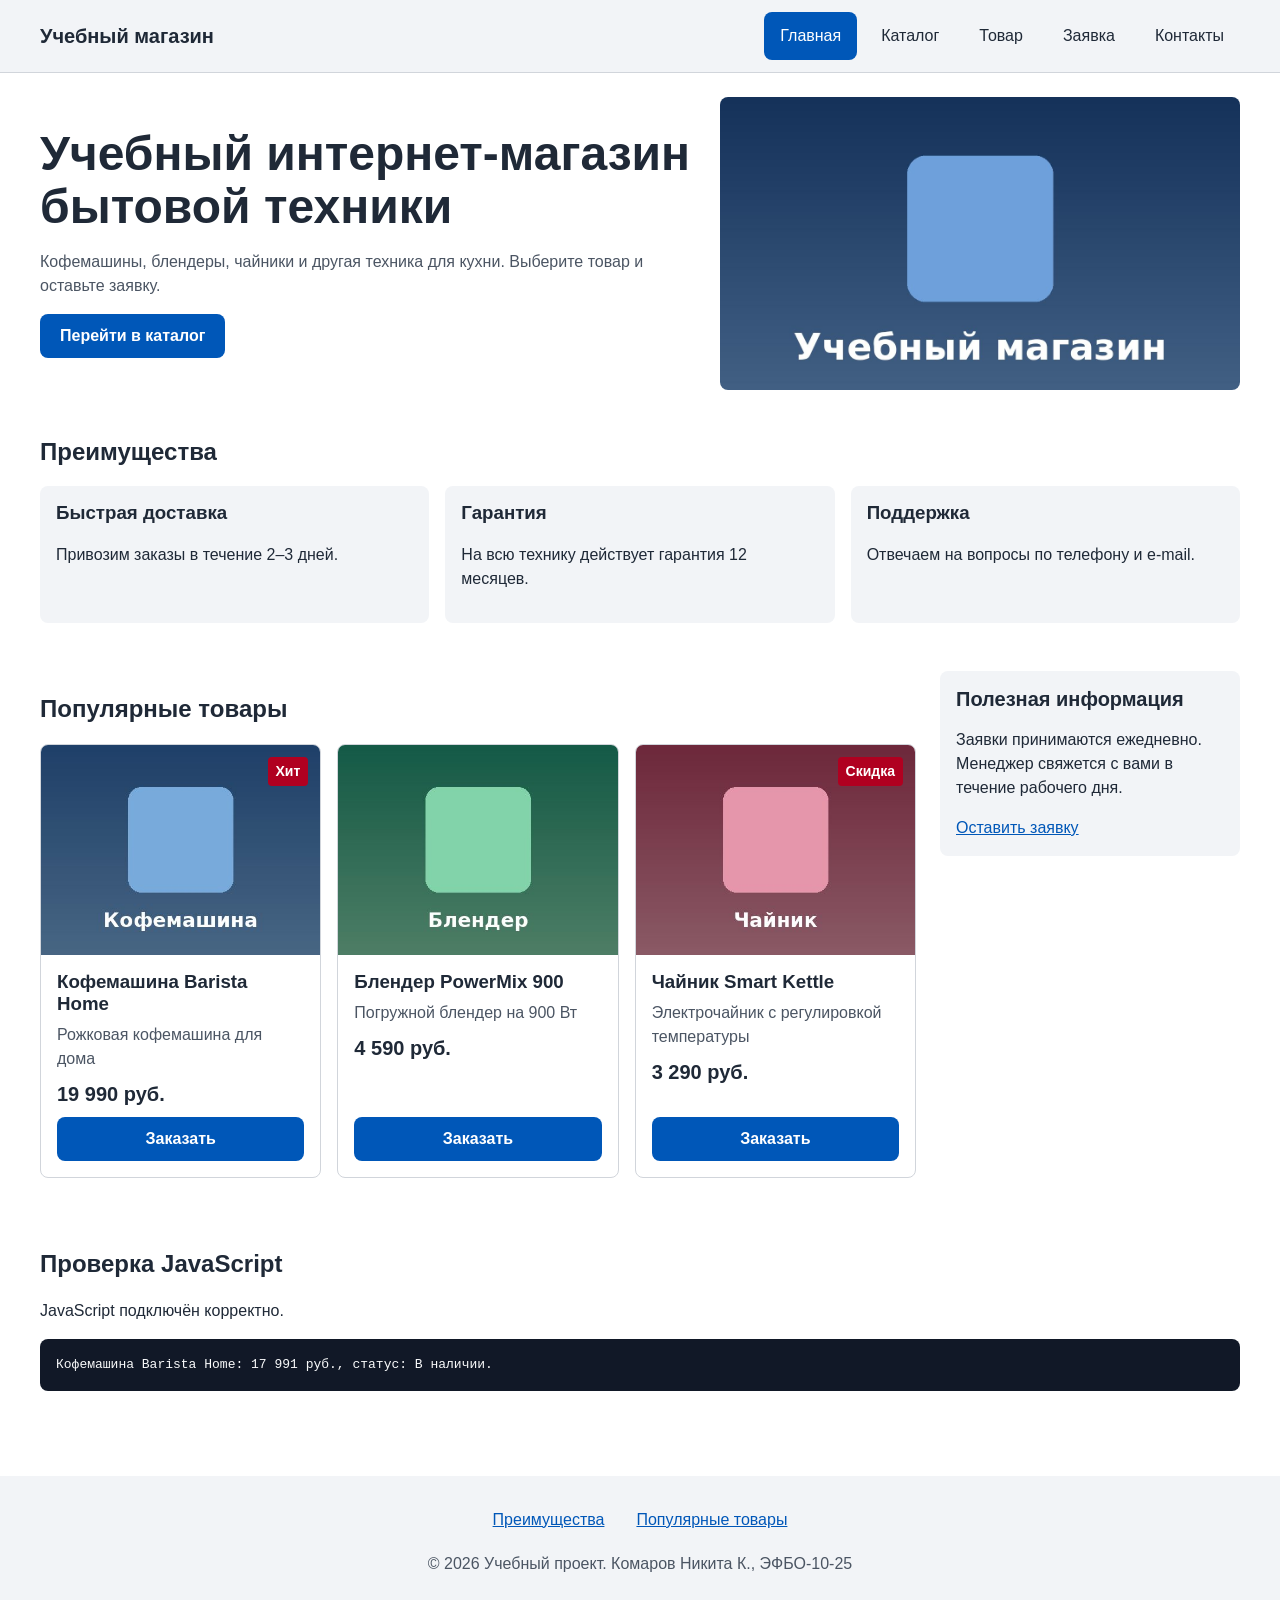
<file: index.html>
<!DOCTYPE html>
<html lang="ru">
<head>
  <meta charset="UTF-8">
  <meta name="viewport" content="width=device-width, initial-scale=1.0">
  <title>Главная — Учебный магазин</title>
  <meta name="description" content="Учебный интернет-магазин бытовой техники: популярные товары, преимущества и форма заявки.">
  <link rel="stylesheet" href="css/style.css">
  <link rel="stylesheet" href="css/responsive.css">
  <script src="js/data.js" defer></script>
  <script src="js/main.js" defer></script>
</head>
<body>
  <a class="skip-link" href="#main">Перейти к основному содержимому</a>
  <header class="site-header">
    <div class="site-header__inner">
      <a class="site-header__logo" href="index.html">Учебный магазин</a>
      <nav class="site-nav" aria-label="Основная навигация">
        <ul class="site-nav__list">
        <li class="site-nav__item"><a class="site-nav__link site-nav__link--active" href="index.html" aria-current="page">Главная</a></li>
        <li class="site-nav__item"><a class="site-nav__link" href="catalog.html">Каталог</a></li>
        <li class="site-nav__item"><a class="site-nav__link" href="product.html">Товар</a></li>
        <li class="site-nav__item"><a class="site-nav__link" href="order.html">Заявка</a></li>
        <li class="site-nav__item"><a class="site-nav__link" href="contacts.html">Контакты</a></li>
        </ul>
      </nav>
    </div>
  </header>
  <main id="main" class="main">

    <section class="hero" aria-labelledby="hero-title">
      <div class="hero__content">
        <h1 class="hero__title" id="hero-title">Учебный интернет-магазин бытовой техники</h1>
        <p class="hero__text">Кофемашины, блендеры, чайники и другая техника для кухни. Выберите товар и оставьте заявку.</p>
        <a class="button" href="catalog.html">Перейти в каталог</a>
      </div>
      <picture class="hero__picture">
        <source media="(min-width: 1200px)" srcset="images/hero-desktop.jpg">
        <source media="(min-width: 768px)" srcset="images/hero-tablet.jpg">
        <img class="hero__image" src="images/hero-mobile.jpg" width="640" height="360" alt="Витрина учебного магазина бытовой техники">
      </picture>
    </section>

    <section class="section" id="advantages" aria-labelledby="advantages-title">
      <h2 id="advantages-title">Преимущества</h2>
      <ul class="advantages">
        <li class="advantages__item"><h3 class="advantages__title">Быстрая доставка</h3><p>Привозим заказы в течение 2–3 дней.</p></li>
        <li class="advantages__item"><h3 class="advantages__title">Гарантия</h3><p>На всю технику действует гарантия 12 месяцев.</p></li>
        <li class="advantages__item"><h3 class="advantages__title">Поддержка</h3><p>Отвечаем на вопросы по телефону и e-mail.</p></li>
      </ul>
    </section>

    <div class="page-layout">
      <section class="section" id="popular" aria-labelledby="popular-title">
        <h2 id="popular-title">Популярные товары</h2>
        <div class="products-grid">
        <article class="product-card ">
          <span class="product-card__badge">Хит</span>
          <img class="product-card__image" src="images/product-1-640.jpg"
           srcset="images/product-1-480.jpg 480w, images/product-1-640.jpg 640w, images/product-1-960.jpg 960w"
           sizes="(max-width: 639px) 100vw, (max-width: 1023px) 50vw, 33vw" width="640" height="480" loading="lazy" alt="Кофемашина Barista Home на светло-синем фоне">
          <div class="product-card__body">
            <h3 class="product-card__title"><a class="product-card__link" href="product.html">Кофемашина Barista Home</a></h3>
            <p class="product-card__description">Рожковая кофемашина для дома</p>
            <p class="product-card__price">19 990 руб.</p>
            <button class="button product-card__order" type="button" data-product="Кофемашина Barista Home">Заказать</button>
          </div>
        </article>
        <article class="product-card ">
          
          <img class="product-card__image" src="images/product-2-640.jpg"
           srcset="images/product-2-480.jpg 480w, images/product-2-640.jpg 640w, images/product-2-960.jpg 960w"
           sizes="(max-width: 639px) 100vw, (max-width: 1023px) 50vw, 33vw" width="640" height="480" loading="lazy" alt="Блендер PowerMix 900 на зелёном фоне">
          <div class="product-card__body">
            <h3 class="product-card__title"><a class="product-card__link" href="product.html">Блендер PowerMix 900</a></h3>
            <p class="product-card__description">Погружной блендер на 900 Вт</p>
            <p class="product-card__price">4 590 руб.</p>
            <button class="button product-card__order" type="button" data-product="Блендер PowerMix 900">Заказать</button>
          </div>
        </article>
        <article class="product-card product-card--discount">
          <span class="product-card__badge">Скидка</span>
          <img class="product-card__image" src="images/product-3-640.jpg"
           srcset="images/product-3-480.jpg 480w, images/product-3-640.jpg 640w, images/product-3-960.jpg 960w"
           sizes="(max-width: 639px) 100vw, (max-width: 1023px) 50vw, 33vw" width="640" height="480" loading="lazy" alt="Чайник Smart Kettle на розовом фоне">
          <div class="product-card__body">
            <h3 class="product-card__title"><a class="product-card__link" href="product.html">Чайник Smart Kettle</a></h3>
            <p class="product-card__description">Электрочайник с регулировкой температуры</p>
            <p class="product-card__price">3 290 руб.</p>
            <button class="button product-card__order" type="button" data-product="Чайник Smart Kettle">Заказать</button>
          </div>
        </article>
        </div>
      </section>
      <aside class="info-box" aria-labelledby="info-title">
        <h2 class="info-box__title" id="info-title">Полезная информация</h2>
        <p>Заявки принимаются ежедневно. Менеджер свяжется с вами в течение рабочего дня.</p>
        <a href="order.html">Оставить заявку</a>
      </aside>
    </div>

    <section class="section js-check" aria-labelledby="js-check-title">
      <h2 id="js-check-title">Проверка JavaScript</h2>
      <p class="js-message">JavaScript пока не выполнился.</p>
      <pre class="product-output" aria-live="polite"></pre>
    </section>
  </main>
  <footer class="site-footer">
    <nav class="footer-nav" aria-label="Разделы главной страницы">
      <ul class="footer-nav__list">
        <li><a class="footer-nav__link" href="index.html#advantages">Преимущества</a></li>
        <li><a class="footer-nav__link" href="index.html#popular">Популярные товары</a></li>
      </ul>
    </nav>
    <p class="site-footer__text">&copy; 2026 Учебный проект. Комаров Никита К., ЭФБО-10-25</p>
  </footer>

  <dialog class="order-dialog" aria-labelledby="order-dialog-title">
    <div class="order-dialog__header">
      <h2 class="order-dialog__title" id="order-dialog-title">Форма заявки</h2>
      <button class="order-dialog__close" type="button" aria-label="Закрыть окно"><span aria-hidden="true">×</span></button>
    </div>
    <form class="order-form" action="#" method="dialog">
      <input type="hidden" name="product" id="dialog-product">
      <p class="order-form__note order-form__group--wide">Товар: <strong class="order-dialog__product">не выбран</strong>. Поля со звёздочкой обязательны.</p>
      <div class="order-form__group">
        <label class="order-form__label" for="dialog-name">Имя *</label>
        <input class="order-form__input" id="dialog-name" name="name" type="text" autocomplete="name" required minlength="2">
      </div>
      <div class="order-form__group">
        <label class="order-form__label" for="dialog-email">E-mail *</label>
        <input class="order-form__input" id="dialog-email" name="email" type="email" autocomplete="email" required>
      </div>
      <div class="order-form__group">
        <label class="order-form__label" for="dialog-phone">Телефон</label>
        <input class="order-form__input" id="dialog-phone" name="phone" type="tel" autocomplete="tel" pattern="[0-9 +\-]{7,}" title="Не менее 7 символов: цифры, пробел, + и дефис">
      </div>
      <div class="order-form__group">
        <label class="order-form__label" for="dialog-date">Желаемая дата</label>
        <input class="order-form__input" id="dialog-date" name="date" type="date">
      </div>
      <div class="order-form__group order-form__group--wide">
        <label class="order-form__label" for="dialog-topic">Тема заявки</label>
        <select class="order-form__select" id="dialog-topic" name="topic">
          <option>Покупка товара</option>
          <option>Консультация</option>
          <option>Гарантия и сервис</option>
        </select>
      </div>
      <div class="order-form__group order-form__group--wide">
        <label class="order-form__label" for="dialog-comment">Комментарий</label>
        <textarea class="order-form__textarea" id="dialog-comment" name="comment" maxlength="500"></textarea>
      </div>
      <div class="order-form__group order-form__group--wide order-form__group--check">
        <input id="dialog-agree" name="agree" type="checkbox" required>
        <label for="dialog-agree">Согласен на обработку персональных данных *</label>
      </div>
      <p class="order-form__status order-form__group--wide" role="status"></p>
      <div class="order-form__group order-form__group--wide">
        <button class="button" type="submit">Отправить заявку</button>
      </div>
    </form>
  </dialog>
  <button class="back-to-top" type="button" aria-label="Наверх" hidden><span aria-hidden="true">↑</span></button>
</body>
</html>
</file>
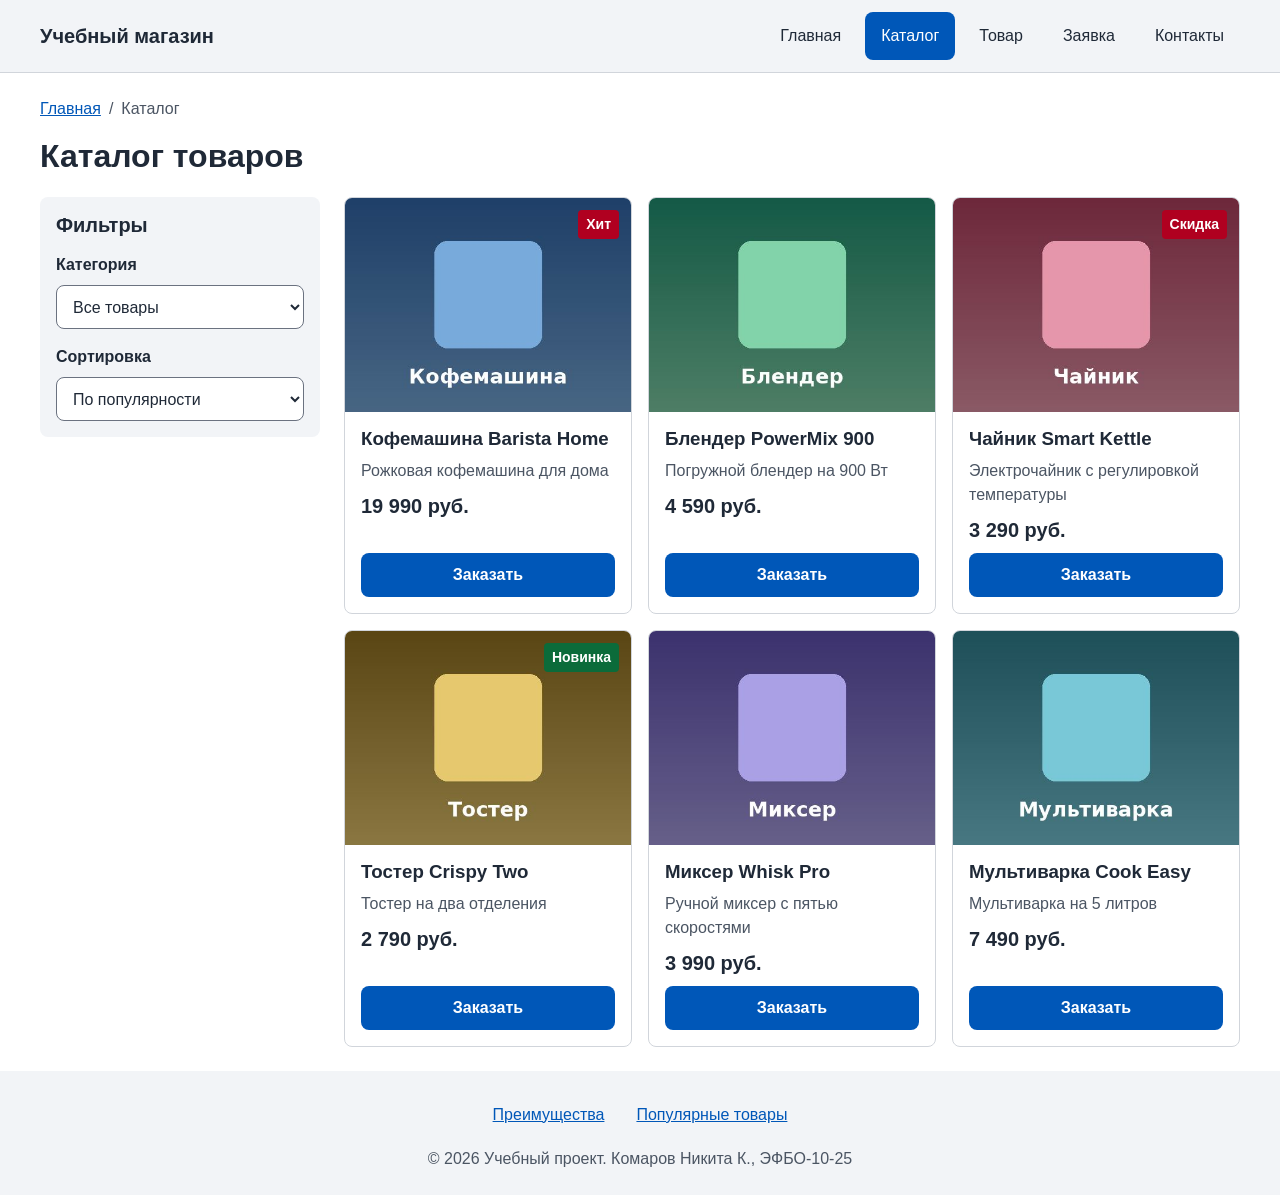
<file: catalog.html>
<!DOCTYPE html>
<html lang="ru">
<head>
  <meta charset="UTF-8">
  <meta name="viewport" content="width=device-width, initial-scale=1.0">
  <title>Каталог товаров — Учебный магазин</title>
  <meta name="description" content="Каталог бытовой техники для кухни с фильтрами и сортировкой.">
  <link rel="stylesheet" href="css/style.css">
  <link rel="stylesheet" href="css/responsive.css">
  <script src="js/data.js" defer></script>
  <script src="js/main.js" defer></script>
</head>
<body>
  <a class="skip-link" href="#main">Перейти к основному содержимому</a>
  <header class="site-header">
    <div class="site-header__inner">
      <a class="site-header__logo" href="index.html">Учебный магазин</a>
      <nav class="site-nav" aria-label="Основная навигация">
        <ul class="site-nav__list">
        <li class="site-nav__item"><a class="site-nav__link" href="index.html">Главная</a></li>
        <li class="site-nav__item"><a class="site-nav__link site-nav__link--active" href="catalog.html" aria-current="page">Каталог</a></li>
        <li class="site-nav__item"><a class="site-nav__link" href="product.html">Товар</a></li>
        <li class="site-nav__item"><a class="site-nav__link" href="order.html">Заявка</a></li>
        <li class="site-nav__item"><a class="site-nav__link" href="contacts.html">Контакты</a></li>
        </ul>
      </nav>
    </div>
  </header>
  <main id="main" class="main">
    <nav class="breadcrumbs" aria-label="Хлебные крошки">
      <ol class="breadcrumbs__list">
        <li class="breadcrumbs__item"><a class="breadcrumbs__link" href="index.html">Главная</a></li>
        <li class="breadcrumbs__item" aria-current="page">Каталог</li>
      </ol>
    </nav>
    <h1>Каталог товаров</h1>
    <div class="catalog-layout">
      <aside class="catalog-filters" aria-labelledby="filters-title">
        <h2 class="catalog-filters__title" id="filters-title">Фильтры</h2>
        <form class="filters-form" action="#">
          <div class="order-form__group">
            <label class="order-form__label" for="filter-category">Категория</label>
            <select class="order-form__select" id="filter-category" name="category">
              <option value="all">Все товары</option>
              <option value="kitchen">Техника для кухни</option>
            </select>
          </div>
          <div class="order-form__group">
            <label class="order-form__label" for="filter-sort">Сортировка</label>
            <select class="order-form__select" id="filter-sort" name="sort">
              <option value="popular">По популярности</option>
              <option value="price-asc">Сначала дешёвые</option>
              <option value="price-desc">Сначала дорогие</option>
            </select>
          </div>
        </form>
      </aside>
      <section class="catalog-products" aria-labelledby="products-title">
        <h2 id="products-title" class="visually-hidden">Список товаров</h2>
        <div class="products-grid">
        <article class="product-card ">
          <span class="product-card__badge">Хит</span>
          <img class="product-card__image" src="images/product-1-640.jpg"
           srcset="images/product-1-480.jpg 480w, images/product-1-640.jpg 640w, images/product-1-960.jpg 960w"
           sizes="(max-width: 639px) 100vw, (max-width: 1023px) 50vw, 33vw" width="640" height="480" loading="lazy" alt="Кофемашина Barista Home на светло-синем фоне">
          <div class="product-card__body">
            <h3 class="product-card__title"><a class="product-card__link" href="product.html">Кофемашина Barista Home</a></h3>
            <p class="product-card__description">Рожковая кофемашина для дома</p>
            <p class="product-card__price">19 990 руб.</p>
            <button class="button product-card__order" type="button" data-product="Кофемашина Barista Home">Заказать</button>
          </div>
        </article>
        <article class="product-card ">
          
          <img class="product-card__image" src="images/product-2-640.jpg"
           srcset="images/product-2-480.jpg 480w, images/product-2-640.jpg 640w, images/product-2-960.jpg 960w"
           sizes="(max-width: 639px) 100vw, (max-width: 1023px) 50vw, 33vw" width="640" height="480" loading="lazy" alt="Блендер PowerMix 900 на зелёном фоне">
          <div class="product-card__body">
            <h3 class="product-card__title"><a class="product-card__link" href="product.html">Блендер PowerMix 900</a></h3>
            <p class="product-card__description">Погружной блендер на 900 Вт</p>
            <p class="product-card__price">4 590 руб.</p>
            <button class="button product-card__order" type="button" data-product="Блендер PowerMix 900">Заказать</button>
          </div>
        </article>
        <article class="product-card product-card--discount">
          <span class="product-card__badge">Скидка</span>
          <img class="product-card__image" src="images/product-3-640.jpg"
           srcset="images/product-3-480.jpg 480w, images/product-3-640.jpg 640w, images/product-3-960.jpg 960w"
           sizes="(max-width: 639px) 100vw, (max-width: 1023px) 50vw, 33vw" width="640" height="480" loading="lazy" alt="Чайник Smart Kettle на розовом фоне">
          <div class="product-card__body">
            <h3 class="product-card__title"><a class="product-card__link" href="product.html">Чайник Smart Kettle</a></h3>
            <p class="product-card__description">Электрочайник с регулировкой температуры</p>
            <p class="product-card__price">3 290 руб.</p>
            <button class="button product-card__order" type="button" data-product="Чайник Smart Kettle">Заказать</button>
          </div>
        </article>
        <article class="product-card product-card--new">
          <span class="product-card__badge">Новинка</span>
          <img class="product-card__image" src="images/product-4-640.jpg"
           srcset="images/product-4-480.jpg 480w, images/product-4-640.jpg 640w, images/product-4-960.jpg 960w"
           sizes="(max-width: 639px) 100vw, (max-width: 1023px) 50vw, 33vw" width="640" height="480" loading="lazy" alt="Тостер Crispy Two на жёлтом фоне">
          <div class="product-card__body">
            <h3 class="product-card__title"><a class="product-card__link" href="product.html">Тостер Crispy Two</a></h3>
            <p class="product-card__description">Тостер на два отделения</p>
            <p class="product-card__price">2 790 руб.</p>
            <button class="button product-card__order" type="button" data-product="Тостер Crispy Two">Заказать</button>
          </div>
        </article>
        <article class="product-card ">
          
          <img class="product-card__image" src="images/product-5-640.jpg"
           srcset="images/product-5-480.jpg 480w, images/product-5-640.jpg 640w, images/product-5-960.jpg 960w"
           sizes="(max-width: 639px) 100vw, (max-width: 1023px) 50vw, 33vw" width="640" height="480" loading="lazy" alt="Миксер Whisk Pro на фиолетовом фоне">
          <div class="product-card__body">
            <h3 class="product-card__title"><a class="product-card__link" href="product.html">Миксер Whisk Pro</a></h3>
            <p class="product-card__description">Ручной миксер с пятью скоростями</p>
            <p class="product-card__price">3 990 руб.</p>
            <button class="button product-card__order" type="button" data-product="Миксер Whisk Pro">Заказать</button>
          </div>
        </article>
        <article class="product-card ">
          
          <img class="product-card__image" src="images/product-6-640.jpg"
           srcset="images/product-6-480.jpg 480w, images/product-6-640.jpg 640w, images/product-6-960.jpg 960w"
           sizes="(max-width: 639px) 100vw, (max-width: 1023px) 50vw, 33vw" width="640" height="480" loading="lazy" alt="Мультиварка Cook Easy на бирюзовом фоне">
          <div class="product-card__body">
            <h3 class="product-card__title"><a class="product-card__link" href="product.html">Мультиварка Cook Easy</a></h3>
            <p class="product-card__description">Мультиварка на 5 литров</p>
            <p class="product-card__price">7 490 руб.</p>
            <button class="button product-card__order" type="button" data-product="Мультиварка Cook Easy">Заказать</button>
          </div>
        </article>
        </div>
      </section>
    </div>
  </main>
  <footer class="site-footer">
    <nav class="footer-nav" aria-label="Разделы главной страницы">
      <ul class="footer-nav__list">
        <li><a class="footer-nav__link" href="index.html#advantages">Преимущества</a></li>
        <li><a class="footer-nav__link" href="index.html#popular">Популярные товары</a></li>
      </ul>
    </nav>
    <p class="site-footer__text">&copy; 2026 Учебный проект. Комаров Никита К., ЭФБО-10-25</p>
  </footer>

  <dialog class="order-dialog" aria-labelledby="order-dialog-title">
    <div class="order-dialog__header">
      <h2 class="order-dialog__title" id="order-dialog-title">Форма заявки</h2>
      <button class="order-dialog__close" type="button" aria-label="Закрыть окно"><span aria-hidden="true">×</span></button>
    </div>
    <form class="order-form" action="#" method="dialog">
      <input type="hidden" name="product" id="dialog-product">
      <p class="order-form__note order-form__group--wide">Товар: <strong class="order-dialog__product">не выбран</strong>. Поля со звёздочкой обязательны.</p>
      <div class="order-form__group">
        <label class="order-form__label" for="dialog-name">Имя *</label>
        <input class="order-form__input" id="dialog-name" name="name" type="text" autocomplete="name" required minlength="2">
      </div>
      <div class="order-form__group">
        <label class="order-form__label" for="dialog-email">E-mail *</label>
        <input class="order-form__input" id="dialog-email" name="email" type="email" autocomplete="email" required>
      </div>
      <div class="order-form__group">
        <label class="order-form__label" for="dialog-phone">Телефон</label>
        <input class="order-form__input" id="dialog-phone" name="phone" type="tel" autocomplete="tel" pattern="[0-9 +\-]{7,}" title="Не менее 7 символов: цифры, пробел, + и дефис">
      </div>
      <div class="order-form__group">
        <label class="order-form__label" for="dialog-date">Желаемая дата</label>
        <input class="order-form__input" id="dialog-date" name="date" type="date">
      </div>
      <div class="order-form__group order-form__group--wide">
        <label class="order-form__label" for="dialog-topic">Тема заявки</label>
        <select class="order-form__select" id="dialog-topic" name="topic">
          <option>Покупка товара</option>
          <option>Консультация</option>
          <option>Гарантия и сервис</option>
        </select>
      </div>
      <div class="order-form__group order-form__group--wide">
        <label class="order-form__label" for="dialog-comment">Комментарий</label>
        <textarea class="order-form__textarea" id="dialog-comment" name="comment" maxlength="500"></textarea>
      </div>
      <div class="order-form__group order-form__group--wide order-form__group--check">
        <input id="dialog-agree" name="agree" type="checkbox" required>
        <label for="dialog-agree">Согласен на обработку персональных данных *</label>
      </div>
      <p class="order-form__status order-form__group--wide" role="status"></p>
      <div class="order-form__group order-form__group--wide">
        <button class="button" type="submit">Отправить заявку</button>
      </div>
    </form>
  </dialog>
  <button class="back-to-top" type="button" aria-label="Наверх" hidden><span aria-hidden="true">↑</span></button>
</body>
</html>
</file>
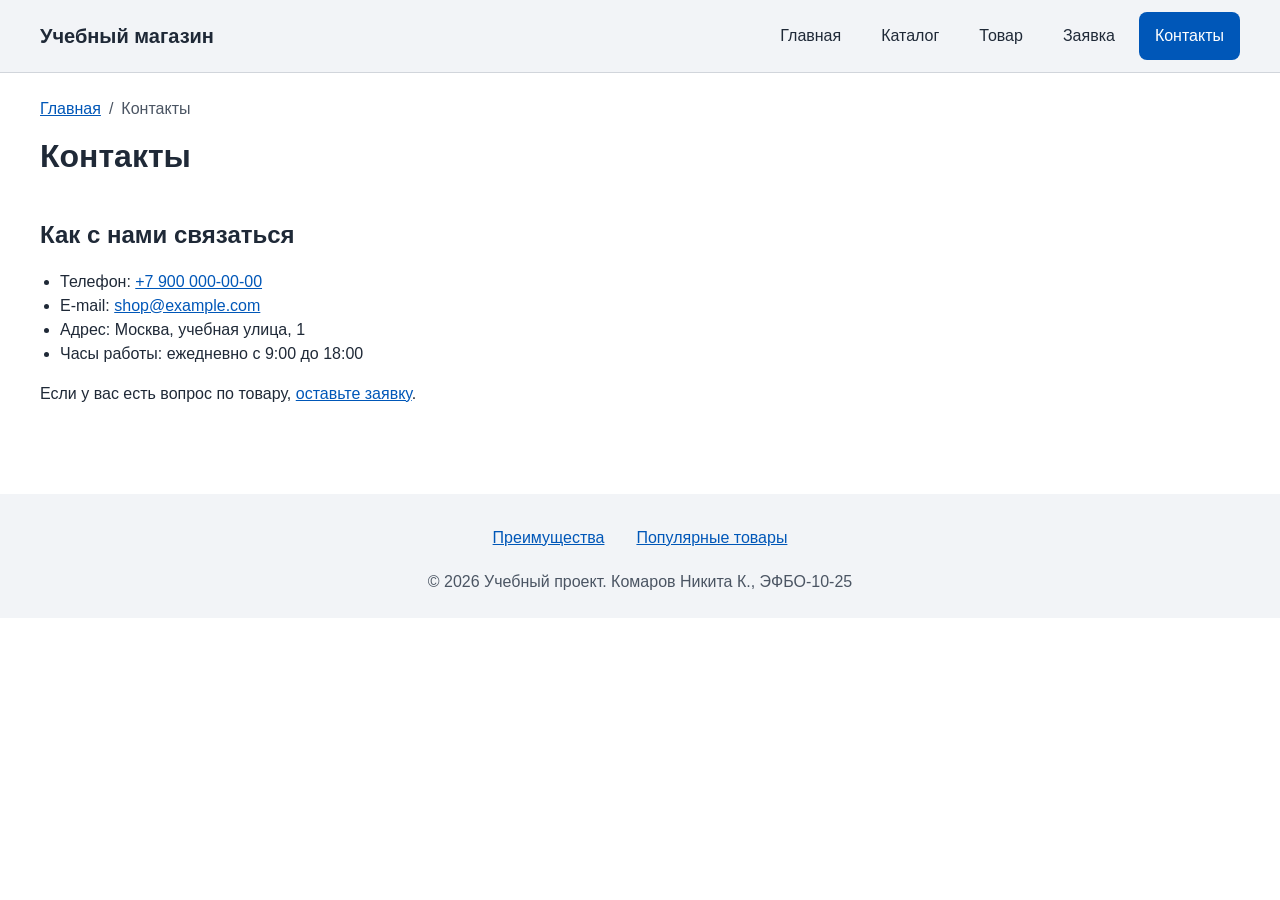
<file: contacts.html>
<!DOCTYPE html>
<html lang="ru">
<head>
  <meta charset="UTF-8">
  <meta name="viewport" content="width=device-width, initial-scale=1.0">
  <title>Контакты — Учебный магазин</title>
  <meta name="description" content="Контакты учебного интернет-магазина: телефон, e-mail, адрес и часы работы.">
  <link rel="stylesheet" href="css/style.css">
  <link rel="stylesheet" href="css/responsive.css">
  <script src="js/data.js" defer></script>
  <script src="js/main.js" defer></script>
</head>
<body>
  <a class="skip-link" href="#main">Перейти к основному содержимому</a>
  <header class="site-header">
    <div class="site-header__inner">
      <a class="site-header__logo" href="index.html">Учебный магазин</a>
      <nav class="site-nav" aria-label="Основная навигация">
        <ul class="site-nav__list">
        <li class="site-nav__item"><a class="site-nav__link" href="index.html">Главная</a></li>
        <li class="site-nav__item"><a class="site-nav__link" href="catalog.html">Каталог</a></li>
        <li class="site-nav__item"><a class="site-nav__link" href="product.html">Товар</a></li>
        <li class="site-nav__item"><a class="site-nav__link" href="order.html">Заявка</a></li>
        <li class="site-nav__item"><a class="site-nav__link site-nav__link--active" href="contacts.html" aria-current="page">Контакты</a></li>
        </ul>
      </nav>
    </div>
  </header>
  <main id="main" class="main">
    <nav class="breadcrumbs" aria-label="Хлебные крошки">
      <ol class="breadcrumbs__list">
        <li class="breadcrumbs__item"><a class="breadcrumbs__link" href="index.html">Главная</a></li>
        <li class="breadcrumbs__item" aria-current="page">Контакты</li>
      </ol>
    </nav>
    <h1>Контакты</h1>
    <section class="section" aria-labelledby="contacts-title">
      <h2 id="contacts-title">Как с нами связаться</h2>
      <ul class="contacts-list">
        <li>Телефон: <a href="tel:+79000000000">+7 900 000-00-00</a></li>
        <li>E-mail: <a href="mailto:shop@example.com">shop@example.com</a></li>
        <li>Адрес: Москва, учебная улица, 1</li>
        <li>Часы работы: ежедневно с 9:00 до 18:00</li>
      </ul>
      <p>Если у вас есть вопрос по товару, <a href="order.html">оставьте заявку</a>.</p>
    </section>
  </main>
  <footer class="site-footer">
    <nav class="footer-nav" aria-label="Разделы главной страницы">
      <ul class="footer-nav__list">
        <li><a class="footer-nav__link" href="index.html#advantages">Преимущества</a></li>
        <li><a class="footer-nav__link" href="index.html#popular">Популярные товары</a></li>
      </ul>
    </nav>
    <p class="site-footer__text">&copy; 2026 Учебный проект. Комаров Никита К., ЭФБО-10-25</p>
  </footer>
  <button class="back-to-top" type="button" aria-label="Наверх" hidden><span aria-hidden="true">↑</span></button>
</body>
</html>
</file>
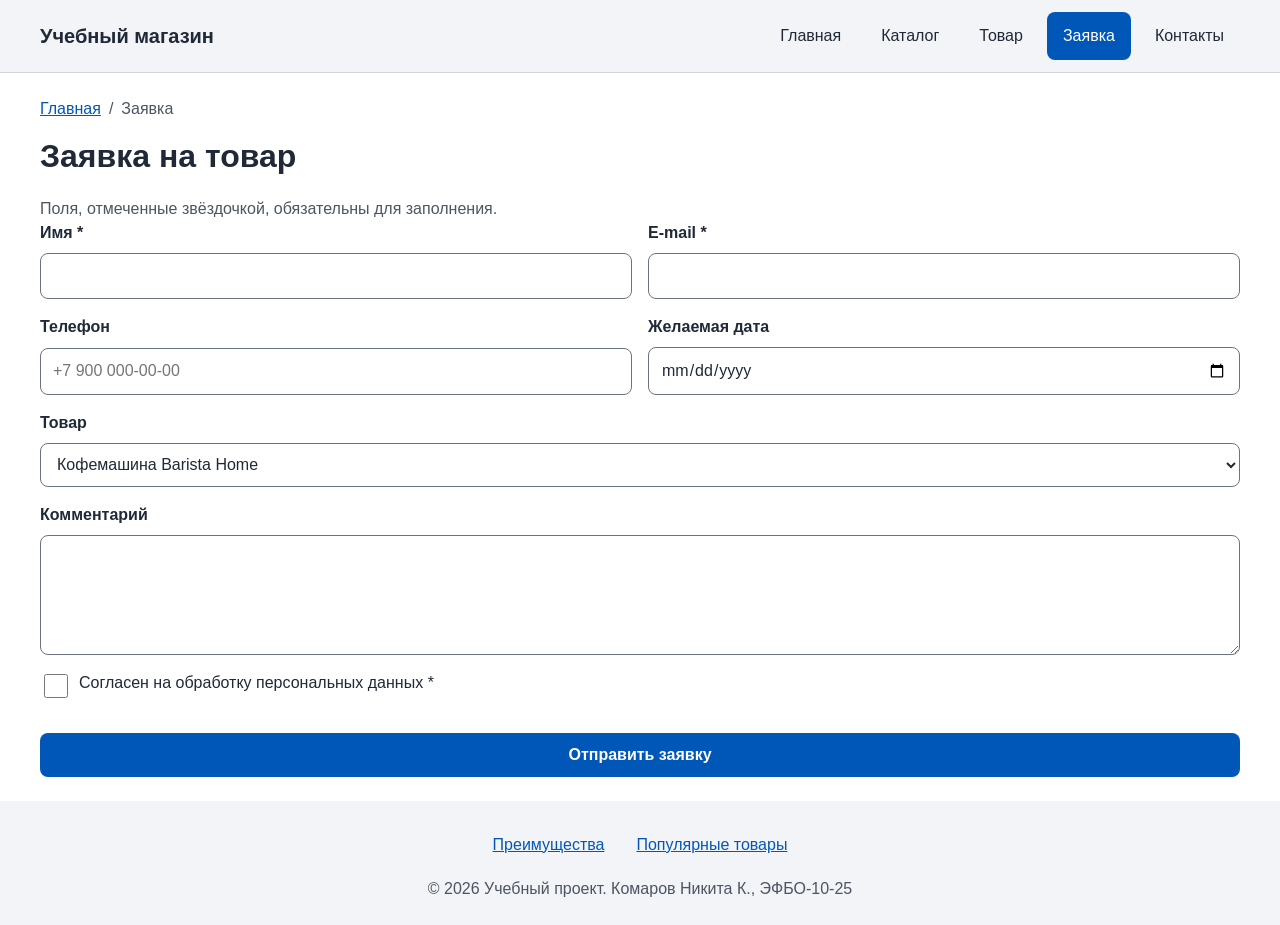
<file: order.html>
<!DOCTYPE html>
<html lang="ru">
<head>
  <meta charset="UTF-8">
  <meta name="viewport" content="width=device-width, initial-scale=1.0">
  <title>Заявка — Учебный магазин</title>
  <meta name="description" content="Форма заявки на товар учебного интернет-магазина.">
  <link rel="stylesheet" href="css/style.css">
  <link rel="stylesheet" href="css/responsive.css">
  <script src="js/data.js" defer></script>
  <script src="js/main.js" defer></script>
</head>
<body>
  <a class="skip-link" href="#main">Перейти к основному содержимому</a>
  <header class="site-header">
    <div class="site-header__inner">
      <a class="site-header__logo" href="index.html">Учебный магазин</a>
      <nav class="site-nav" aria-label="Основная навигация">
        <ul class="site-nav__list">
        <li class="site-nav__item"><a class="site-nav__link" href="index.html">Главная</a></li>
        <li class="site-nav__item"><a class="site-nav__link" href="catalog.html">Каталог</a></li>
        <li class="site-nav__item"><a class="site-nav__link" href="product.html">Товар</a></li>
        <li class="site-nav__item"><a class="site-nav__link site-nav__link--active" href="order.html" aria-current="page">Заявка</a></li>
        <li class="site-nav__item"><a class="site-nav__link" href="contacts.html">Контакты</a></li>
        </ul>
      </nav>
    </div>
  </header>
  <main id="main" class="main">
    <nav class="breadcrumbs" aria-label="Хлебные крошки">
      <ol class="breadcrumbs__list">
        <li class="breadcrumbs__item"><a class="breadcrumbs__link" href="index.html">Главная</a></li>
        <li class="breadcrumbs__item" aria-current="page">Заявка</li>
      </ol>
    </nav>
    <h1>Заявка на товар</h1>
    <p class="form-note">Поля, отмеченные звёздочкой, обязательны для заполнения.</p>
    <form class="order-form" action="#" method="post">
      <div class="order-form__group">
        <label class="order-form__label" for="order-name">Имя *</label>
        <input class="order-form__input" id="order-name" name="name" type="text" autocomplete="name" required>
      </div>
      <div class="order-form__group">
        <label class="order-form__label" for="order-email">E-mail *</label>
        <input class="order-form__input" id="order-email" name="email" type="email" autocomplete="email" required>
      </div>
      <div class="order-form__group">
        <label class="order-form__label" for="order-phone">Телефон</label>
        <input class="order-form__input" id="order-phone" name="phone" type="tel" autocomplete="tel" placeholder="+7 900 000-00-00">
      </div>
      <div class="order-form__group">
        <label class="order-form__label" for="order-date">Желаемая дата</label>
        <input class="order-form__input" id="order-date" name="date" type="date">
      </div>
      <div class="order-form__group order-form__group--wide">
        <label class="order-form__label" for="order-product">Товар</label>
        <select class="order-form__select" id="order-product" name="product">
          <option>Кофемашина Barista Home</option>
          <option>Блендер PowerMix 900</option>
          <option>Чайник Smart Kettle</option>
          <option>Тостер Crispy Two</option>
          <option>Миксер Whisk Pro</option>
          <option>Мультиварка Cook Easy</option>
        </select>
      </div>
      <div class="order-form__group order-form__group--wide">
        <label class="order-form__label" for="order-comment">Комментарий</label>
        <textarea class="order-form__textarea" id="order-comment" name="comment"></textarea>
      </div>
      <div class="order-form__group order-form__group--wide order-form__group--check">
        <input id="order-agree" name="agree" type="checkbox" required>
        <label for="order-agree">Согласен на обработку персональных данных *</label>
      </div>
      <p class="order-form__status order-form__group--wide" role="status"></p>
      <div class="order-form__group order-form__group--wide">
        <button class="button" type="submit">Отправить заявку</button>
      </div>
    </form>
  </main>
  <footer class="site-footer">
    <nav class="footer-nav" aria-label="Разделы главной страницы">
      <ul class="footer-nav__list">
        <li><a class="footer-nav__link" href="index.html#advantages">Преимущества</a></li>
        <li><a class="footer-nav__link" href="index.html#popular">Популярные товары</a></li>
      </ul>
    </nav>
    <p class="site-footer__text">&copy; 2026 Учебный проект. Комаров Никита К., ЭФБО-10-25</p>
  </footer>
  <button class="back-to-top" type="button" aria-label="Наверх" hidden><span aria-hidden="true">↑</span></button>
</body>
</html>
</file>
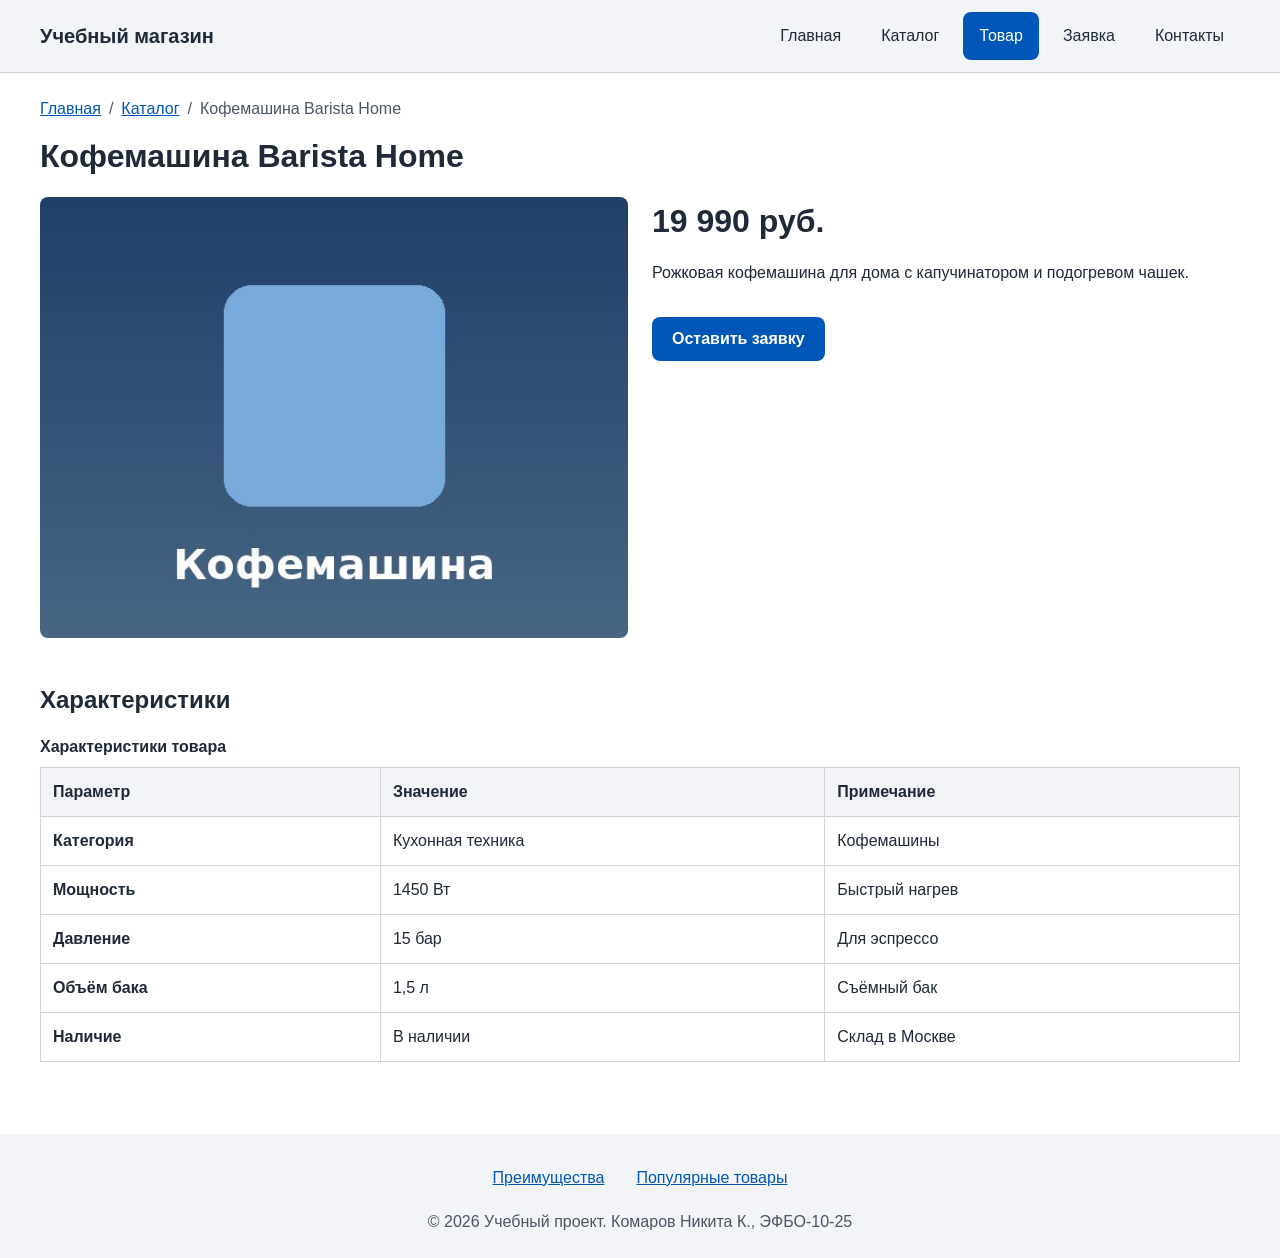
<file: product.html>
<!DOCTYPE html>
<html lang="ru">
<head>
  <meta charset="UTF-8">
  <meta name="viewport" content="width=device-width, initial-scale=1.0">
  <title>Кофемашина Barista Home — Учебный магазин</title>
  <meta name="description" content="Карточка товара: кофемашина Barista Home, цена и характеристики.">
  <link rel="stylesheet" href="css/style.css">
  <link rel="stylesheet" href="css/responsive.css">
  <script src="js/data.js" defer></script>
  <script src="js/main.js" defer></script>
</head>
<body>
  <a class="skip-link" href="#main">Перейти к основному содержимому</a>
  <header class="site-header">
    <div class="site-header__inner">
      <a class="site-header__logo" href="index.html">Учебный магазин</a>
      <nav class="site-nav" aria-label="Основная навигация">
        <ul class="site-nav__list">
        <li class="site-nav__item"><a class="site-nav__link" href="index.html">Главная</a></li>
        <li class="site-nav__item"><a class="site-nav__link" href="catalog.html">Каталог</a></li>
        <li class="site-nav__item"><a class="site-nav__link site-nav__link--active" href="product.html" aria-current="page">Товар</a></li>
        <li class="site-nav__item"><a class="site-nav__link" href="order.html">Заявка</a></li>
        <li class="site-nav__item"><a class="site-nav__link" href="contacts.html">Контакты</a></li>
        </ul>
      </nav>
    </div>
  </header>
  <main id="main" class="main">
    <nav class="breadcrumbs" aria-label="Хлебные крошки">
      <ol class="breadcrumbs__list">
        <li class="breadcrumbs__item"><a class="breadcrumbs__link" href="index.html">Главная</a></li>
        <li class="breadcrumbs__item"><a class="breadcrumbs__link" href="catalog.html">Каталог</a></li>
        <li class="breadcrumbs__item" aria-current="page">Кофемашина Barista Home</li>
      </ol>
    </nav>
    <h1>Кофемашина Barista Home</h1>
    <div class="product-page">
      <img class="product-page__image" src="images/product-1-640.jpg"
           srcset="images/product-1-480.jpg 480w, images/product-1-640.jpg 640w, images/product-1-960.jpg 960w"
           sizes="(max-width: 1023px) 100vw, 50vw" width="640" height="480" alt="Кофемашина Barista Home на светло-синем фоне">
      <div class="product-page__info">
        <p class="product-page__price">19 990 руб.</p>
        <p>Рожковая кофемашина для дома с капучинатором и подогревом чашек.</p>
        <a class="button" href="order.html">Оставить заявку</a>
      </div>
    </div>
    <section class="section" aria-labelledby="specs-title">
      <h2 id="specs-title">Характеристики</h2>
      <div class="table-wrapper">
        <table class="product-table">
          <caption>Характеристики товара</caption>
          <thead>
            <tr><th scope="col">Параметр</th><th scope="col">Значение</th><th scope="col">Примечание</th></tr>
          </thead>
          <tbody>
            <tr><th scope="row">Категория</th><td>Кухонная техника</td><td>Кофемашины</td></tr>
            <tr><th scope="row">Мощность</th><td>1450 Вт</td><td>Быстрый нагрев</td></tr>
            <tr><th scope="row">Давление</th><td>15 бар</td><td>Для эспрессо</td></tr>
            <tr><th scope="row">Объём бака</th><td>1,5 л</td><td>Съёмный бак</td></tr>
            <tr><th scope="row">Наличие</th><td>В наличии</td><td>Склад в Москве</td></tr>
          </tbody>
        </table>
      </div>
    </section>
  </main>
  <footer class="site-footer">
    <nav class="footer-nav" aria-label="Разделы главной страницы">
      <ul class="footer-nav__list">
        <li><a class="footer-nav__link" href="index.html#advantages">Преимущества</a></li>
        <li><a class="footer-nav__link" href="index.html#popular">Популярные товары</a></li>
      </ul>
    </nav>
    <p class="site-footer__text">&copy; 2026 Учебный проект. Комаров Никита К., ЭФБО-10-25</p>
  </footer>
  <button class="back-to-top" type="button" aria-label="Наверх" hidden><span aria-hidden="true">↑</span></button>
</body>
</html>
</file>
<file: css/style.css>
/* ===== Переменные ===== */
:root {
  --color-text: #1f2937;
  --color-muted: #4b5563;
  --color-primary: #0057b8;
  --color-primary-dark: #003f87;
  --color-danger: #b00020;
  --color-bg: #ffffff;
  --color-surface: #f2f4f7;
  --color-border: #d1d5db;
  --space-xs: 8px;
  --space-sm: 12px;
  --space-md: 16px;
  --space-lg: 24px;
  --color-white: #ffffff;
  --color-badge: #b00020;
  --radius-sm: 4px;
  --radius-md: 8px;
}

/* ===== Сброс стилей ===== */
*,
*::before,
*::after { box-sizing: border-box; }

h1, h2, h3, p, ul, ol, figure { margin-top: 0; }

/* ===== База ===== */
body {
  margin: 0;
  font-family: Arial, sans-serif;
  line-height: 1.5;
  color: var(--color-text);
  background-color: var(--color-bg);
}

a { color: var(--color-primary); }
a:hover { color: var(--color-primary-dark); }

h1, h2, h3 { line-height: 1.2; }

.visually-hidden {
  position: absolute;
  width: 1px;
  height: 1px;
  margin: -1px;
  padding: 0;
  overflow: hidden;
  clip: rect(0 0 0 0);
  white-space: nowrap;
  border: 0;
}

/* ===== Доступность: skip-link и фокус ===== */
.skip-link {
  position: absolute;
  left: 16px;
  top: -100px;
  z-index: 1000;
  padding: 8px 12px;
  color: #ffffff;
  background-color: #111111;
  border-radius: 6px;
  text-decoration: none;
}

.skip-link:focus,
.skip-link:focus-visible { top: 16px; }

:focus-visible {
  outline: 3px solid var(--color-primary, #0057b8);
  outline-offset: 3px;
}

/* ===== Шапка и навигация (БЭМ: site-header, site-nav) ===== */
.site-header {
  background-color: var(--color-surface);
  border-bottom: 1px solid var(--color-border);
}

.site-header__inner {
  width: min(100% - 32px, 1200px);
  margin-inline: auto;
  padding-block: var(--space-sm);
}

.site-header__logo {
  display: inline-block;
  margin-bottom: var(--space-xs);
  font-size: 1.25rem;
  font-weight: 700;
  color: var(--color-text);
  text-decoration: none;
}

.site-nav__list {
  display: flex;
  flex-direction: column;
  gap: var(--space-xs);
  padding: 0;
  margin: 0;
  list-style: none;
}

.site-nav__link {
  display: block;
  padding: 12px 16px;
  color: var(--color-text);
  text-decoration: none;
  border-radius: var(--radius-md);
}

.site-nav__link:hover { background-color: #e1e6ee; }

.site-nav__link--active {
  color: #ffffff;
  background-color: var(--color-primary);
}

.site-nav__link--active:hover {
  color: #ffffff;
  background-color: var(--color-primary-dark);
}

/* ===== Контейнеры ===== */
.main {
  width: min(100% - 32px, 1200px);
  margin-inline: auto;
  padding-block: var(--space-lg);
}

.section { margin-bottom: var(--space-lg); }
.section h2 { margin-top: 0; }

/* ===== Хлебные крошки ===== */
.breadcrumbs { margin-bottom: var(--space-md); }

.breadcrumbs__list {
  display: flex;
  flex-wrap: wrap;
  gap: var(--space-xs);
  padding: 0;
  margin: 0;
  list-style: none;
  color: var(--color-muted);
}

.breadcrumbs__item + .breadcrumbs__item::before {
  content: "/";
  margin-right: var(--space-xs);
}

/* ===== Кнопки ===== */
.button {
  display: inline-block;
  min-height: 44px;
  padding: 10px 20px;
  font: inherit;
  font-weight: 700;
  color: #ffffff;
  text-align: center;
  text-decoration: none;
  background-color: var(--color-primary);
  border: 0;
  border-radius: var(--radius-md);
  cursor: pointer;
}

.button:hover { color: #ffffff; background-color: var(--color-primary-dark); }
.button:disabled { color: #4b5563; background-color: #e5e7eb; cursor: not-allowed; }

/* ===== Hero ===== */
.hero {
  display: grid;
  gap: var(--space-lg);
  align-items: center;
  margin-bottom: var(--space-lg);
}

.hero__content { display: grid; gap: var(--space-md); justify-items: start; }
.hero__title { margin: 0; font-size: clamp(28px, 7vw, 48px); line-height: 1.1; }
.hero__text { margin: 0; color: var(--color-muted); }
.hero__image { display: block; width: 100%; max-width: 520px; margin-inline: auto; border-radius: var(--radius-md); }

/* ===== Преимущества и aside ===== */
.advantages { display: grid; gap: var(--space-md); padding: 0; margin: 0; list-style: none; }
.advantages__item { padding: var(--space-md); background-color: var(--color-surface); border-radius: var(--radius-md); }
.advantages__title { margin-top: 0; }

.info-box { padding: var(--space-md); background-color: var(--color-surface); border-radius: var(--radius-md); align-self: start; }
.info-box__title { margin-top: 0; font-size: 1.25rem; }

/* ===== Карточки товаров (БЭМ: product-card) ===== */
.products-grid { display: grid; gap: var(--space-md); }

.product-card {
  position: relative;
  display: flex;
  flex-direction: column;
  min-width: 0;
  overflow: hidden;
  border: 1px solid var(--color-border);
  border-radius: var(--radius-md);
}

.product-card__image {
  display: block;
  width: 100%;
  aspect-ratio: 4 / 3;
  object-fit: cover;
}

.product-card:hover { box-shadow: 0 4px 12px rgb(0 0 0 / 0.15); }
.product-card__body { display: flex; flex: 1; flex-direction: column; gap: var(--space-xs); padding: var(--space-md); }
.product-card__order { margin-top: auto; }
.product-card__badge {
  position: absolute;
  top: var(--space-sm);
  right: var(--space-sm);
  z-index: 1;
  padding: 4px 8px;
  font-size: 0.875rem;
  font-weight: 700;
  color: var(--color-white);
  background-color: var(--color-badge);
  border-radius: var(--radius-sm);
}
.product-card--new .product-card__badge { background-color: #0b6b3a; }
.product-card__title,
.product-card__description { margin: 0; overflow-wrap: anywhere; }
.product-card__description { color: var(--color-muted); }
.product-card__link { color: var(--color-text); text-decoration: none; }
.product-card__link:hover { text-decoration: underline; }
.product-card__price { margin: 0; font-size: 1.25rem; font-weight: 700; }

/* ===== Каталог ===== */
.catalog-layout { display: grid; gap: var(--space-lg); }
.catalog-filters { padding: var(--space-md); background-color: var(--color-surface); border-radius: var(--radius-md); }
.catalog-filters__title { margin-top: 0; font-size: 1.25rem; }
.filters-form { display: grid; gap: var(--space-md); }

/* ===== Страница товара ===== */
.product-page { display: grid; gap: var(--space-lg); margin-bottom: var(--space-lg); }
.product-page__image { display: block; width: 100%; border-radius: var(--radius-md); }
.product-page__info { display: grid; gap: var(--space-md); align-content: start; justify-items: start; }
.product-page__price { margin: 0; font-size: 2rem; font-weight: 700; }

/* ===== Таблица ===== */
.table-wrapper { width: 100%; overflow-x: auto; -webkit-overflow-scrolling: touch; }
.product-table { width: 100%; min-width: 560px; border-collapse: collapse; }
.product-table caption { padding-bottom: var(--space-xs); font-weight: 700; text-align: left; }
.product-table th,
.product-table td { padding: var(--space-sm); text-align: left; border: 1px solid var(--color-border); }
.product-table thead th { background-color: var(--color-surface); }

/* ===== Форма (БЭМ: order-form) ===== */
.order-form { display: grid; gap: var(--space-md); }
.order-form__group { display: grid; gap: var(--space-xs); }
.order-form__label { font-weight: 700; }

.order-form__input,
.order-form__textarea,
.order-form__select {
  width: 100%;
  min-height: 44px;
  padding: 10px 12px;
  font: inherit;
  color: var(--color-text);
  background-color: #ffffff;
  border: 1px solid #6b7280;
  border-radius: var(--radius-md);
}

.order-form__textarea { min-height: 120px; resize: vertical; }

.order-form__input:focus-visible,
.order-form__textarea:focus-visible,
.order-form__select:focus-visible { outline: 3px solid var(--color-primary); outline-offset: 3px; }

.order-form__group--check { display: flex; align-items: flex-start; gap: var(--space-xs); }
.order-form__group--check input { width: 24px; height: 24px; flex: none; }
.order-form__note, .form-note { margin: 0; color: var(--color-muted); }
.form-error { color: var(--color-danger); }

.order-form__input:hover,
.order-form__textarea:hover,
.order-form__select:hover { border-color: var(--color-primary); }
.order-form__status { margin: 0; font-weight: 700; }
.order-form__status--success { color: #0b6b3a; }
.order-form__status--error { color: var(--color-danger); }

/* ===== Модальное окно ===== */
.order-dialog {
  width: min(100% - 32px, 560px);
  max-height: calc(100vh - 32px);
  padding: var(--space-md);
  overflow: auto;
  border: 1px solid var(--color-border);
  border-radius: var(--radius-md);
}

.order-dialog::backdrop { background: rgb(0 0 0 / 0.5); }
.order-dialog__header { display: flex; align-items: center; justify-content: space-between; gap: var(--space-md); margin-bottom: var(--space-md); }
.order-dialog__title { margin: 0; font-size: 1.25rem; }
.order-dialog__close { min-width: 44px; min-height: 44px; font-size: 1.5rem; background: none; border: 1px solid var(--color-border); border-radius: var(--radius-md); cursor: pointer; }

/* ===== Контакты ===== */
.contacts-list { padding-left: 1.25rem; }

/* ===== Подвал ===== */
.site-footer { padding: var(--space-lg) 16px; color: var(--color-muted); background-color: var(--color-surface); text-align: center; }
.site-footer__text { margin: 0; }

/* ===== Кнопка «Наверх» ===== */
.back-to-top {
  position: fixed;
  right: 16px;
  bottom: 16px;
  z-index: 90;
  width: 48px;
  height: 48px;
  font-size: 1.5rem;
  color: #ffffff;
  background-color: var(--color-primary);
  border: 0;
  border-radius: 50%;
  cursor: pointer;
}
.back-to-top[hidden] { display: none; }

/* ===== Блок проверки JavaScript ===== */
.product-output {
  padding: var(--space-md);
  overflow-x: auto;
  white-space: pre-wrap;
  color: #f9fafb;
  background-color: #111827;
  border-radius: var(--radius-md);
}

/* ===== Навигация внизу страницы (якорные ссылки) ===== */
.footer-nav__list { display: flex; flex-wrap: wrap; justify-content: center; gap: var(--space-md); padding: 0; margin: 0 0 var(--space-sm); list-style: none; }
.footer-nav__link { display: inline-block; padding: 8px; }
</file>
<file: css/responsive.css>
/*
Адаптивные стили для контрольной работы №3.
Подход: Mobile First.
Базовые стили (style.css) рассчитаны на мобильный экран.
Расширения добавляются через min-width медиазапросы.
*/

*,
*::before,
*::after { box-sizing: border-box; }

html { scroll-behavior: smooth; }

img,
video { max-width: 100%; height: auto; }

body { overflow-x: hidden; }

.section { padding-block: clamp(8px, 2vw, 24px); }

/* Навигация: колонка → строка */
@media (min-width: 768px) {
  .site-header__inner { display: flex; align-items: center; justify-content: space-between; gap: var(--space-lg); }
  .site-header__logo { margin-bottom: 0; }
  .site-nav__list { flex-direction: row; flex-wrap: wrap; align-items: center; }
  .back-to-top { right: 32px; bottom: 32px; }
}

/* Sticky-шапка только на планшете и больше */
.site-header { position: static; }
@media (min-width: 768px) {
  .site-header { position: sticky; top: 0; z-index: 100; }
}
:target { scroll-margin-top: 96px; }

/* Преимущества */
@media (min-width: 768px) {
  .advantages { grid-template-columns: repeat(3, minmax(0, 1fr)); }
}

/* Hero */
@media (min-width: 900px) {
  .hero { grid-template-columns: minmax(0, 1fr) minmax(320px, 520px); }
}

/* Главная: контент + aside */
@media (min-width: 1024px) {
  .page-layout { display: grid; grid-template-columns: minmax(0, 1fr) 300px; gap: var(--space-lg); align-items: start; }
}

/* Сетка карточек */
@media (min-width: 640px) {
  .products-grid { grid-template-columns: repeat(2, minmax(0, 1fr)); }
}
@media (min-width: 1024px) {
  .products-grid { grid-template-columns: repeat(3, minmax(0, 1fr)); }
}

/* Каталог: фильтр сверху → сбоку */
.catalog-filters { order: -1; }
@media (min-width: 1024px) {
  .catalog-layout {
    grid-template-columns: 280px minmax(0, 1fr);
    grid-template-areas: "filters products";
    align-items: start;
  }
  .catalog-filters { grid-area: filters; position: sticky; top: 88px; order: initial; }
  .catalog-products { grid-area: products; }
}

/* Страница товара */
@media (min-width: 768px) {
  .product-page { grid-template-columns: repeat(2, minmax(0, 1fr)); align-items: start; }
}

/* Форма: 1 колонка → 2 колонки */
@media (min-width: 768px) {
  .order-form { grid-template-columns: repeat(2, minmax(0, 1fr)); }
  .order-form__group--wide { grid-column: 1 / -1; }
}
</file>
